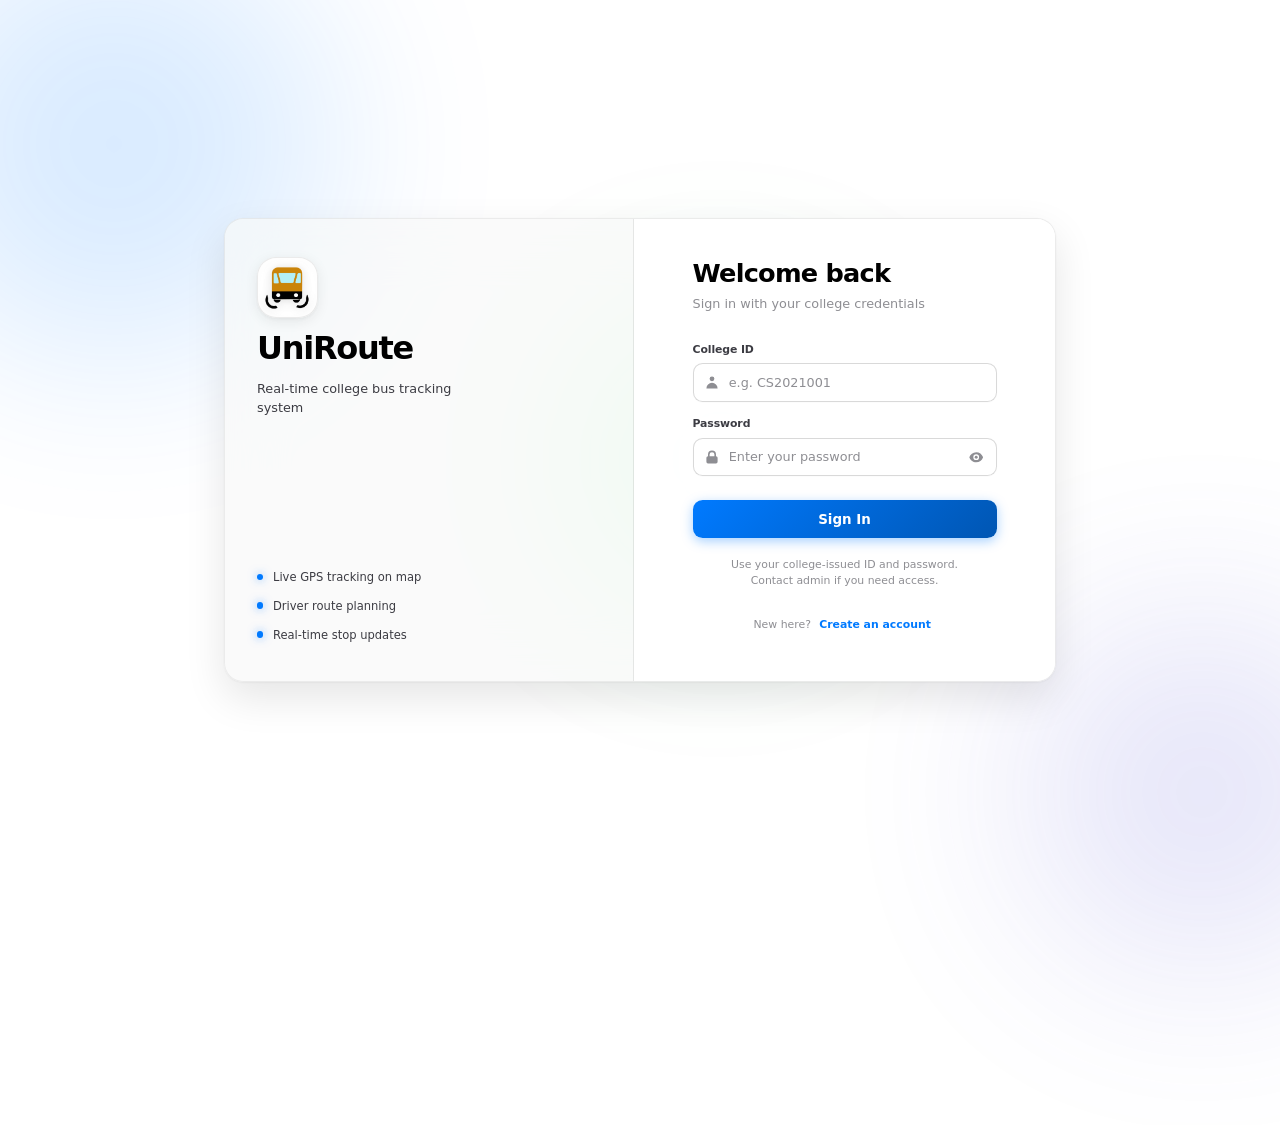
<file: frontend/login.html>
<!DOCTYPE html>
<html lang="en">
<head>
  <meta charset="UTF-8" />
  <meta name="viewport" content="width=device-width, initial-scale=1.0, viewport-fit=cover"/>
  <title>UniRoute — Login</title>
  <link rel="icon" type="image/png" href="images/favicon.png"/>
  <link rel="preconnect" href="https://fonts.googleapis.com"/>
  <link rel="stylesheet" href="https://fonts.googleapis.com/css2?family=Inter:wght@300;400;500;600;700&display=swap"/>
  <link rel="stylesheet" href="css/style.css?v=clean1"/>
</head>
<body class="login-page">

  <!-- Animated background blobs -->
  <div class="bg-blob blob-1"></div>
  <div class="bg-blob blob-2"></div>
  <div class="bg-blob blob-3"></div>

  <div class="login-wrapper">

    <!-- Left panel — branding -->
    <div class="login-left">
      <div class="brand">
        <a href="index.html" style="text-decoration: none; color: inherit;">
          <div class="brand-icon" style="margin-bottom: 16px;">
            <img src="images/logo-icon.png" alt="UniRoute Logo" class="brand-logo-img"/>
          </div>
          <h1 class="brand-name">UniRoute</h1>
        </a>
        <p class="brand-tagline">Real-time college bus tracking system</p>
      </div>

      <div class="feature-list">
        <div class="feature-item">
          <span class="feature-dot"></span>
          <span>Live GPS tracking on map</span>
        </div>
        <div class="feature-item">
          <span class="feature-dot"></span>
          <span>Driver route planning</span>
        </div>
        <div class="feature-item">
          <span class="feature-dot"></span>
          <span>Real-time stop updates</span>
        </div>
      </div>
    </div>

    <!-- Right panel — login form -->
    <div class="login-right">
      <div class="login-card">
        <div class="mobile-brand-bar">
          <a href="index.html" class="mobile-brand-link">
            <img src="images/logo-icon.png" alt="UniRoute Logo"/>
            <span>UniRoute</span>
          </a>
          <a href="index.html" class="mobile-home-link">&larr; Home</a>
        </div>
        <div class="login-card-header">
          <h2>Welcome back</h2>
          <p>Sign in with your college credentials</p>
        </div>

        <div id="error-banner" class="error-banner hidden">
          <svg viewBox="0 0 20 20" fill="currentColor"><path fill-rule="evenodd" d="M10 18a8 8 0 100-16 8 8 0 000 16zM8.707 7.293a1 1 0 00-1.414 1.414L8.586 10l-1.293 1.293a1 1 0 101.414 1.414L10 11.414l1.293 1.293a1 1 0 001.414-1.414L11.414 10l1.293-1.293a1 1 0 00-1.414-1.414L10 8.586 8.707 7.293z" clip-rule="evenodd"/></svg>
          <span id="error-text">Invalid credentials</span>
        </div>

        <form id="login-form" novalidate>
          <div class="field-group">
            <label for="college-id">College ID</label>
            <div class="input-wrap">
              <svg class="input-icon" viewBox="0 0 20 20" fill="currentColor">
                <path d="M10 9a3 3 0 100-6 3 3 0 000 6zm-7 9a7 7 0 1114 0H3z"/>
              </svg>
              <input
                id="college-id"
                type="text"
                placeholder="e.g. CS2021001"
                autocomplete="username"
                required
              />
            </div>
          </div>

          <div class="field-group">
            <label for="password">Password</label>
            <div class="input-wrap">
              <svg class="input-icon" viewBox="0 0 20 20" fill="currentColor">
                <path fill-rule="evenodd" d="M5 9V7a5 5 0 0110 0v2a2 2 0 012 2v5a2 2 0 01-2 2H5a2 2 0 01-2-2v-5a2 2 0 012-2zm8-2v2H7V7a3 3 0 016 0z" clip-rule="evenodd"/>
              </svg>
              <input
                id="password"
                type="password"
                placeholder="Enter your password"
                autocomplete="current-password"
                required
              />
              <button type="button" class="toggle-pw" id="toggle-pw" aria-label="Toggle password">
                <svg id="eye-icon" viewBox="0 0 20 20" fill="currentColor">
                  <path d="M10 12a2 2 0 100-4 2 2 0 000 4z"/>
                  <path fill-rule="evenodd" d="M.458 10C1.732 5.943 5.522 3 10 3s8.268 2.943 9.542 7c-1.274 4.057-5.064 7-9.542 7S1.732 14.057.458 10zM14 10a4 4 0 11-8 0 4 4 0 018 0z" clip-rule="evenodd"/>
                </svg>
              </button>
            </div>
          </div>

          <button type="submit" class="btn-login" id="login-btn">
            <span id="btn-text">Sign In</span>
            <span id="btn-spinner" class="spinner hidden"></span>
          </button>
        </form>

        <p class="login-footer">
          Use your college-issued ID and password.<br/>
          Contact admin if you need access.
        </p>
        <div class="login-link">
          New here? <a href="signup.html">Create an account</a>
        </div>
      </div>
    </div>

  </div>

  <script src="js/auth.js"></script>
  <script src="js/api.js"></script>
  <script>
    // Auto-forward logged-in user directly to their dashboard
    const existingToken = getToken();
    const existingRole  = getRole();
    if (existingToken && !window.location.search.includes('expired=1') && !window.location.search.includes('logout=1')) {
      if (existingRole === 'driver') {
        window.location.replace('driver/dashboard.html');
      } else if (existingRole === 'passenger') {
        window.location.replace('passenger/dashboard.html');
      }
    }

    const form      = document.getElementById('login-form');
    const btnText   = document.getElementById('btn-text');
    const btnSpinner= document.getElementById('btn-spinner');
    const errBanner = document.getElementById('error-banner');
    const errText   = document.getElementById('error-text');
    const togglePw  = document.getElementById('toggle-pw');
    const pwInput   = document.getElementById('password');

    // Show/hide password
    togglePw.addEventListener('click', () => {
      const show = pwInput.type === 'password';
      pwInput.type = show ? 'text' : 'password';
      document.getElementById('eye-icon').style.opacity = show ? '0.5' : '1';
    });

    function showError(msg) {
      errText.textContent = msg;
      errBanner.classList.remove('hidden');
    }
    function hideError() {
      errBanner.classList.add('hidden');
    }
    function setLoading(on) {
      btnText.classList.toggle('hidden', on);
      btnSpinner.classList.toggle('hidden', !on);
      document.getElementById('login-btn').disabled = on;
    }

    form.addEventListener('submit', async (e) => {
      e.preventDefault();
      hideError();

      const collegeId = document.getElementById('college-id').value.trim();
      const password  = pwInput.value;

      if (!collegeId || !password) {
        showError('Please fill in both fields.');
        return;
      }

      setLoading(true);
      try {
        const data = await apiCall('POST', '/auth/login', { college_id: collegeId, password });
        if (data.error) {
          showError(data.error);
        } else {
          localStorage.setItem('bus_token', data.token);
          localStorage.setItem('bus_role',  data.role);
          localStorage.setItem('bus_name',  data.name);
          localStorage.setItem('bus_id',    data.id);

          if (data.role === 'driver') {
            window.location.href = 'driver/dashboard.html';
          } else {
            window.location.href = 'passenger/dashboard.html';
          }
        }
      } catch (err) {
        showError('Cannot reach server. Make sure backend is running.');
      } finally {
        setLoading(false);
      }
    });
  </script>
</body>
</html>
</file>
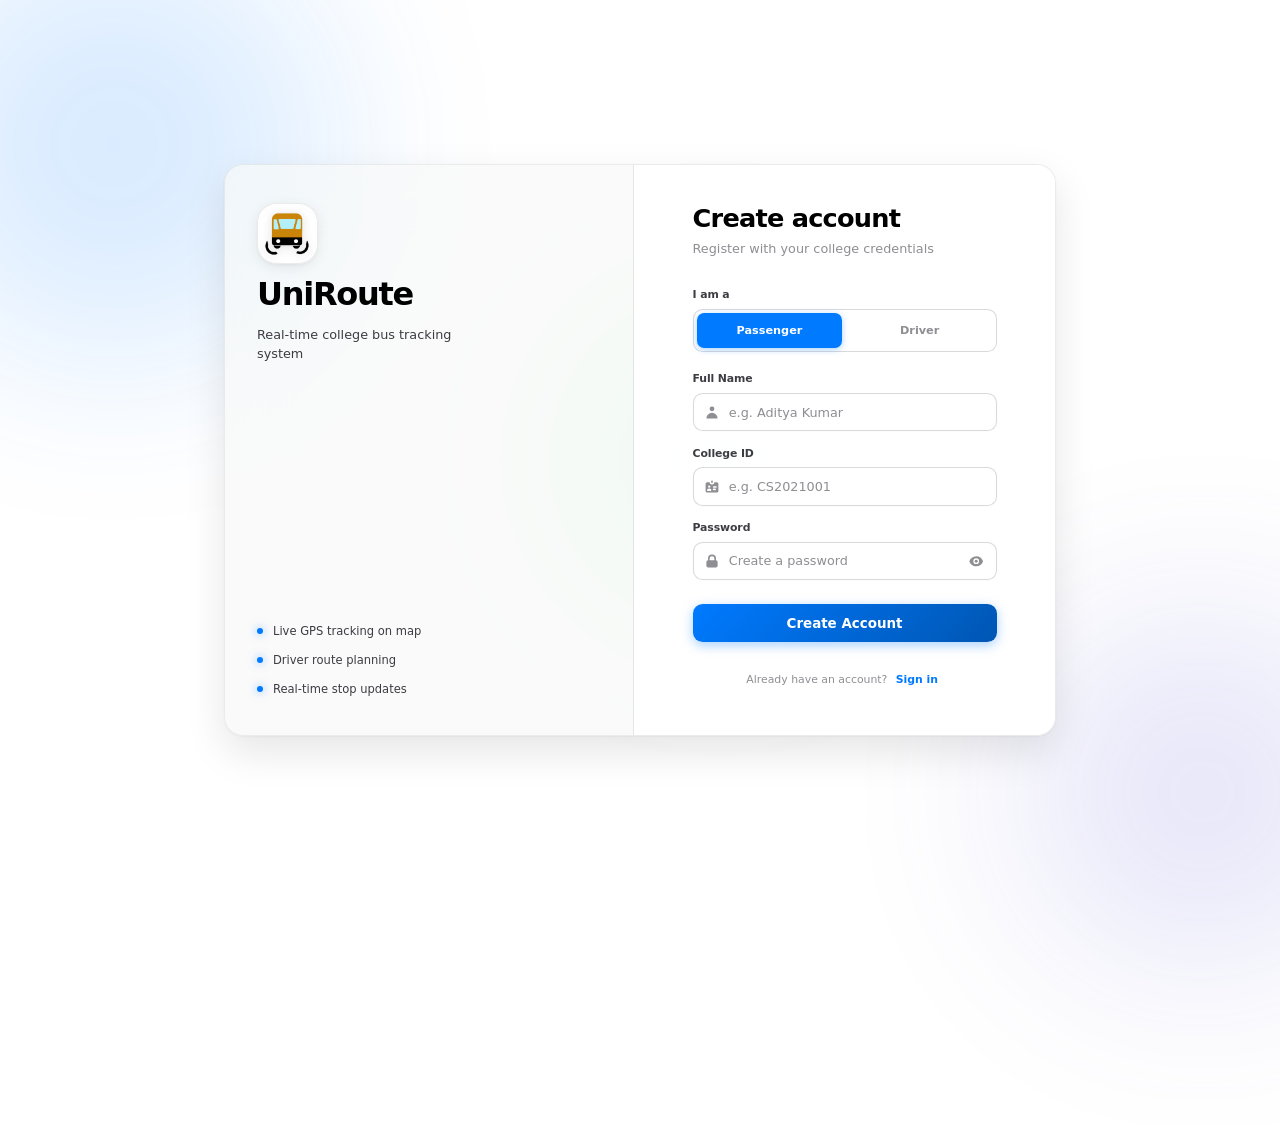
<file: frontend/signup.html>
<!DOCTYPE html>
<html lang="en">
<head>
  <meta charset="UTF-8" />
  <meta name="viewport" content="width=device-width, initial-scale=1.0, viewport-fit=cover"/>
  <title>UniRoute — Sign Up</title>
  <link rel="icon" type="image/png" href="images/favicon.png"/>
  <link rel="preconnect" href="https://fonts.googleapis.com"/>
  <link rel="stylesheet" href="https://fonts.googleapis.com/css2?family=Inter:wght@300;400;500;600;700&display=swap"/>
  <link rel="stylesheet" href="css/style.css?v=clean1"/>
</head>
<body class="login-page">

  <div class="bg-blob blob-1"></div>
  <div class="bg-blob blob-2"></div>
  <div class="bg-blob blob-3"></div>

  <div class="login-wrapper">

    <!-- Left panel — branding -->
    <div class="login-left">
      <div class="brand">
        <a href="index.html" style="text-decoration: none; color: inherit;">
          <div class="brand-icon" style="margin-bottom: 16px;">
            <img src="images/logo-icon.png" alt="UniRoute Logo" class="brand-logo-img"/>
          </div>
          <h1 class="brand-name">UniRoute</h1>
        </a>
        <p class="brand-tagline">Real-time college bus tracking system</p>
      </div>

      <div class="feature-list">
        <div class="feature-item">
          <span class="feature-dot"></span>
          <span>Live GPS tracking on map</span>
        </div>
        <div class="feature-item">
          <span class="feature-dot"></span>
          <span>Driver route planning</span>
        </div>
        <div class="feature-item">
          <span class="feature-dot"></span>
          <span>Real-time stop updates</span>
        </div>
      </div>
    </div>

    <!-- Right panel — signup form -->
    <div class="login-right">
      <div class="login-card">
        <div class="mobile-brand-bar">
          <a href="index.html" class="mobile-brand-link">
            <img src="images/logo-icon.png" alt="UniRoute Logo"/>
            <span>UniRoute</span>
          </a>
          <a href="index.html" class="mobile-home-link">&larr; Home</a>
        </div>
        <div class="login-card-header">
          <h2>Create account</h2>
          <p>Register with your college credentials</p>
        </div>

        <div id="error-banner" class="error-banner hidden">
          <svg viewBox="0 0 20 20" fill="currentColor"><path fill-rule="evenodd" d="M10 18a8 8 0 100-16 8 8 0 000 16zM8.707 7.293a1 1 0 00-1.414 1.414L8.586 10l-1.293 1.293a1 1 0 101.414 1.414L10 11.414l1.293 1.293a1 1 0 001.414-1.414L11.414 10l1.293-1.293a1 1 0 00-1.414-1.414L10 8.586 8.707 7.293z" clip-rule="evenodd"/></svg>
          <span id="error-text">Error</span>
        </div>

        <form id="signup-form" novalidate>

          <!-- Role selector -->
          <div class="field-group">
            <label>I am a</label>
            <div class="role-toggle">
              <button type="button" class="role-btn active" id="role-passenger" data-role="passenger">Passenger</button>
              <button type="button" class="role-btn"        id="role-driver"    data-role="driver">Driver</button>
            </div>
            <input type="hidden" id="selected-role" value="passenger"/>
          </div>

          <!-- Full name -->
          <div class="field-group">
            <label for="full-name">Full Name</label>
            <div class="input-wrap">
              <svg class="input-icon" viewBox="0 0 20 20" fill="currentColor">
                <path d="M10 9a3 3 0 100-6 3 3 0 000 6zm-7 9a7 7 0 1114 0H3z"/>
              </svg>
              <input id="full-name" type="text" placeholder="e.g. Aditya Kumar" autocomplete="name" required/>
            </div>
          </div>

          <!-- College ID -->
          <div class="field-group">
            <label for="college-id">College ID</label>
            <div class="input-wrap">
              <svg class="input-icon" viewBox="0 0 20 20" fill="currentColor">
                <path fill-rule="evenodd" d="M10 2a1 1 0 00-1 1v1a1 1 0 002 0V3a1 1 0 00-1-1zM4 4h3a3 3 0 006 0h3a2 2 0 012 2v9a2 2 0 01-2 2H4a2 2 0 01-2-2V6a2 2 0 012-2zm2.5 7a1.5 1.5 0 100-3 1.5 1.5 0 000 3zm2.45 4a2.5 2.5 0 10-4.9 0h4.9zM12 9a1 1 0 100 2h3a1 1 0 100-2h-3zm-1 4a1 1 0 011-1h2a1 1 0 110 2h-2a1 1 0 01-1-1z" clip-rule="evenodd"/>
              </svg>
              <input id="college-id" type="text" placeholder="e.g. CS2021001" autocomplete="username" required/>
            </div>
          </div>

          <!-- Password -->
          <div class="field-group">
            <label for="password">Password</label>
            <div class="input-wrap">
              <svg class="input-icon" viewBox="0 0 20 20" fill="currentColor">
                <path fill-rule="evenodd" d="M5 9V7a5 5 0 0110 0v2a2 2 0 012 2v5a2 2 0 01-2 2H5a2 2 0 01-2-2v-5a2 2 0 012-2zm8-2v2H7V7a3 3 0 016 0z" clip-rule="evenodd"/>
              </svg>
              <input id="password" type="password" placeholder="Create a password" autocomplete="new-password" required/>
              <button type="button" class="toggle-pw" id="toggle-pw" aria-label="Toggle password">
                <svg id="eye-icon" viewBox="0 0 20 20" fill="currentColor">
                  <path d="M10 12a2 2 0 100-4 2 2 0 000 4z"/>
                  <path fill-rule="evenodd" d="M.458 10C1.732 5.943 5.522 3 10 3s8.268 2.943 9.542 7c-1.274 4.057-5.064 7-9.542 7S1.732 14.057.458 10zM14 10a4 4 0 11-8 0 4 4 0 018 0z" clip-rule="evenodd"/>
                </svg>
              </button>
            </div>
          </div>

          <button type="submit" class="btn-login" id="signup-btn">
            <span id="btn-text">Create Account</span>
            <span id="btn-spinner" class="spinner hidden"></span>
          </button>
        </form>

        <div class="login-link">
          Already have an account? <a href="login.html">Sign in</a>
        </div>
      </div>
    </div>

  </div>

  <script src="js/api.js"></script>
  <script>
    const form       = document.getElementById('signup-form');
    const btnText    = document.getElementById('btn-text');
    const btnSpinner = document.getElementById('btn-spinner');
    const errBanner  = document.getElementById('error-banner');
    const errText    = document.getElementById('error-text');
    const togglePw   = document.getElementById('toggle-pw');
    const pwInput    = document.getElementById('password');
    const roleInput  = document.getElementById('selected-role');

    // Role toggle
    document.querySelectorAll('.role-btn').forEach(btn => {
      btn.addEventListener('click', () => {
        document.querySelectorAll('.role-btn').forEach(b => b.classList.remove('active'));
        btn.classList.add('active');
        roleInput.value = btn.dataset.role;
      });
    });

    // Show/hide password
    togglePw.addEventListener('click', () => {
      const show = pwInput.type === 'password';
      pwInput.type = show ? 'text' : 'password';
      document.getElementById('eye-icon').style.opacity = show ? '0.5' : '1';
    });

    function showError(msg) { errText.textContent = msg; errBanner.classList.remove('hidden'); }
    function hideError()    { errBanner.classList.add('hidden'); }
    function setLoading(on) {
      btnText.classList.toggle('hidden', on);
      btnSpinner.classList.toggle('hidden', !on);
      document.getElementById('signup-btn').disabled = on;
    }

    form.addEventListener('submit', async (e) => {
      e.preventDefault();
      hideError();

      const name      = document.getElementById('full-name').value.trim();
      const collegeId = document.getElementById('college-id').value.trim();
      const password  = pwInput.value;
      const role      = roleInput.value;

      if (!name || !collegeId || !password) {
        showError('Please fill in all fields.');
        return;
      }
      if (password.length < 4) {
        showError('Password must be at least 4 characters.');
        return;
      }

      setLoading(true);
      try {
        const data = await apiCall('POST', '/auth/register', { college_id: collegeId, password, name, role });
        if (data.error) {
          showError(data.error);
        } else {
          localStorage.setItem('bus_token', data.token);
          localStorage.setItem('bus_role',  data.role);
          localStorage.setItem('bus_name',  data.name);
          localStorage.setItem('bus_id',    data.id);

          window.location.href = data.role === 'driver'
            ? 'driver/dashboard.html'
            : 'passenger/dashboard.html';
        }
      } catch {
        showError('Cannot reach server. Make sure backend is running.');
      } finally {
        setLoading(false);
      }
    });
  </script>
</body>
</html>
</file>
<file: frontend/css/style.css>
/* ── Reset & base ─────────────────────────────────── */
*, *::before, *::after { margin: 0; padding: 0; box-sizing: border-box; }

:root {
  /* Apple Design Shared Variables */

  /* Layout & Spacing Defaults */
  --space-xs: 4px;
  --space-sm: 8px;
  --space-md: 12px;
  --space-lg: 16px;
  --space-xl: 24px;
  --space-2xl: 32px;

  /* Classic Apple Radii (Continuous curves simulated) */
  --radius-sm: 8px;
  --radius-md: 12px;
  --radius-lg: 18px;
  --radius-xl: 24px;
  --radius-full: 9999px;

  /* Typography Defaults */
  font-synthesis: none;
  -webkit-font-smoothing: antialiased;
  -moz-osx-font-smoothing: grayscale;
}

/* Light Mode (Default) iOS / macOS Vibe */
:root {
  --bg: #F2F2F7;
  --bg-elevated: #FFFFFF;
  --surface: rgba(255, 255, 255, 0.72);
  --surface-solid: #FFFFFF;
  --surface2: rgba(255, 255, 255, 0.9);
  --surface2-solid: #FFFFFF;

  --border: rgba(0, 0, 0, 0.08);
  --border-strong: rgba(0, 0, 0, 0.15);

  --primary: #007AFF; /* Apple Blue */
  --primary-pressed: #0056b3;
  --accent: #E5F1FF;

  --text: #000000;
  --text-secondary: #3C3C43;
  --text-muted: #8E8E93;
  --text-subtle: #C7C7CC;

  --danger: #FF3B30;
  --danger-muted: #FFB3B0;
  --success: #34C759;
  --success-muted: #A3EDB5;

  /* Soft, deep shadows */
  --shadow-sm: 0 1px 3px rgba(0,0,0,0.05);
  --shadow-md: 0 4px 16px rgba(0,0,0,0.08), 0 2px 4px rgba(0,0,0,0.04);
  --shadow-lg: 0 12px 32px rgba(0,0,0,0.12), 0 4px 8px rgba(0,0,0,0.06);
  --shadow-xl: 0 24px 64px rgba(0,0,0,0.16), 0 8px 16px rgba(0,0,0,0.08);
}

/* Dark Mode override */
@media (prefers-color-scheme: dark) {
  :root {
    --bg: #000000;
    --bg-elevated: #1C1C1E;

    --surface: rgba(28, 28, 30, 0.75);
    --surface-solid: #1C1C1E;
    --surface2: rgba(44, 44, 46, 0.85);
    --surface2-solid: #2C2C2E;

    --border: rgba(255, 255, 255, 0.1);
    --border-strong: rgba(255, 255, 255, 0.18);

    --primary-pressed: #0056b3;
    --accent: #003673;

    --text: #FFFFFF;
    --text-secondary: #EBEBF5;
    --text-muted: #8E8E93;
    --text-subtle: #48484A;

    --danger-muted: #5e0802;
    --success-muted: #0b4a1c;

    --shadow-sm: 0 1px 3px rgba(0,0,0,0.2);
    --shadow-md: 0 4px 16px rgba(0,0,0,0.3);
    --shadow-lg: 0 12px 32px rgba(0,0,0,0.4);
    --shadow-xl: 0 24px 64px rgba(0,0,0,0.5);
  }
}

html {
  zoom: 0.8;
  height: 100%;
}

@media (max-width: 1024px), (hover: none) and (pointer: coarse) {
  html {
    zoom: 1;
  }
}

body {
  font-family: -apple-system, BlinkMacSystemFont, "SF Pro Display", "SF Pro Text", "Helvetica Neue", system-ui, sans-serif;
  background: var(--bg);
  color: var(--text);
  height: 100%;
  min-height: 100%;
  line-height: 1.4;
  font-optical-sizing: auto;
}

/* ── Sleek Minimalist Scrollbars ──────────────────── */
::-webkit-scrollbar {
  width: 6px;
  height: 6px;
}
::-webkit-scrollbar-track {
  background: transparent;
}
::-webkit-scrollbar-thumb {
  background: rgba(150, 150, 150, 0.25);
  border-radius: var(--radius-full);
  transition: background 0.2s ease;
}
::-webkit-scrollbar-thumb:hover {
  background: rgba(150, 150, 150, 0.45);
}
* {
  scrollbar-width: thin;
  scrollbar-color: rgba(150, 150, 150, 0.25) transparent;
}

/* ── Utility ──────────────────────────────────────── */
.hidden { display: none !important; }

/* ── Typography Scale ─────────────────────────────── */
/* iOS-style typography scaling */
h1, h2, h3, .brand-name {
  letter-spacing: -0.04em;
  font-weight: 700;
}
p, span, div {
  letter-spacing: 0em;
}

/* ── Login page layout ────────────────────────────── */
.login-page {
  display: flex;
  align-items: center;
  justify-content: center;
  min-height: 100%;
  min-height: 100dvh;
  overflow: auto;
  position: relative;
  background: var(--bg-elevated);
  padding: max(16px, env(safe-area-inset-top)) 16px max(16px, env(safe-area-inset-bottom));
}

.mobile-brand-bar {
  display: none;
}

/* Animated gradient blobs for background */
.bg-blob {
  position: fixed;
  border-radius: 50%;
  filter: blur(120px);
  opacity: 0.15;
  pointer-events: none;
  will-change: transform;
  animation: drift 20s ease-in-out infinite alternate;
}
.blob-1 { width: 60vh; height: 60vh; background: #007AFF; top: -10vh; left: -10vw; animation-delay: 0s; }
.blob-2 { width: 50vh; height: 50vh; background: #5856D6; bottom: -10vh; right: -10vw; animation-delay: -7s; }
.blob-3 { width: 40vh; height: 40vh; background: #34C759; top: 35%; left: 45%; animation-delay: -14s; }

@media (prefers-color-scheme: dark) {
  .bg-blob { opacity: 0.25; }
}
@media (prefers-reduced-motion: reduce) {
  .bg-blob { animation: none; }
}

/* ── Login wrapper (two columns) ──────────────────── */
.login-wrapper {
  display: flex;
  width: min(1040px, 94vw);
  min-height: 580px;
  margin: auto;
  border-radius: var(--radius-xl);
  overflow: hidden;
  backdrop-filter: blur(35px) saturate(210%);
  background: var(--surface);
  box-shadow: 0 20px 50px rgba(0, 0, 0, 0.1), 0 1px 3px rgba(0,0,0,0.06);
  border: 1px solid var(--border);
  position: relative;
  z-index: 1;
}

@media (prefers-color-scheme: dark) {
  .login-wrapper {
    box-shadow: 0 20px 60px rgba(0, 0, 0, 0.5), 0 0 0 1px rgba(255, 255, 255, 0.08);
  }
}

/* ── Left branding panel ──────────────────────────── */
.login-left {
  flex: 1;
  background: rgba(0,0,0,0.02);
  display: flex;
  flex-direction: column;
  justify-content: space-between;
  border-right: 1px solid var(--border);
  padding: 48px 40px;
}
@media (prefers-color-scheme: dark) {
  .login-left { background: rgba(255,255,255,0.02); }
}

.brand { display: flex; flex-direction: column; gap: 16px; }

.brand-icon {
  width: 76px;
  height: 76px;
  background: var(--surface2);
  border: 1px solid var(--border);
  border-radius: var(--radius-xl);
  display: flex;
  align-items: center;
  justify-content: center;
  box-shadow: var(--shadow-md);
  padding: 8px;
  backdrop-filter: blur(20px);
  transition: transform 0.25s cubic-bezier(0.34, 1.56, 0.64, 1);
}
.brand-icon:hover {
  transform: scale(1.05);
}
.brand-icon img,
.brand-logo-img {
  width: 100%;
  height: 100%;
  object-fit: contain;
  filter: drop-shadow(0 2px 6px rgba(0,0,0,0.12));
}
.brand-icon svg { width: 40px; height: 40px; color: white; }

.brand-name {
  font-size: 2.5rem;
  font-weight: 800;
  letter-spacing: -0.04em;
  line-height: 1.1;
  color: var(--text);
}

.brand-tagline {
  color: var(--text-secondary);
  font-size: 1rem;
  line-height: 1.5;
  font-weight: 500;
  max-width: 280px;
}

.feature-list { display: flex; flex-direction: column; gap: 16px; margin-top: 8px; }

.feature-item {
  display: flex;
  align-items: center;
  gap: 12px;
  color: var(--text-secondary);
  font-size: 0.9rem;
  font-weight: 500;
}

.feature-dot {
  width: 8px;
  height: 8px;
  border-radius: 50%;
  background: var(--primary);
  flex-shrink: 0;
  box-shadow: 0 0 12px rgba(0,122,255,0.6);
}

/* ── Right form panel ─────────────────────────────── */
.login-right {
  flex: 1;
  background: var(--surface2);
  display: flex;
  align-items: center;
  justify-content: center;
  padding: 48px;
}

.login-card { width: 100%; max-width: 380px; }

.login-card-header { margin-bottom: 36px; }
.login-card-header h2 {
  font-size: 2rem;
  font-weight: 700;
  letter-spacing: -0.03em;
  line-height: 1.2;
  color: var(--text);
  margin-bottom: 8px;
}
.login-card-header p {
  color: var(--text-muted);
  font-size: 1rem;
  font-weight: 500;
}

/* ── Error banner ─────────────────────────────────── */
.error-banner {
  display: flex;
  align-items: center;
  gap: 10px;
  background: var(--danger-muted);
  border-radius: var(--radius-md);
  padding: 12px 14px;
  margin-bottom: 24px;
  color: var(--danger);
  font-size: 0.9rem;
  font-weight: 500;
  animation: fade-up 0.3s cubic-bezier(0.2, 0, 0, 1);
}
@media (prefers-color-scheme: dark) {
  .error-banner {
    color: #FF6666;
  }
}
.error-banner svg { width: 18px; height: 18px; flex-shrink: 0; }

/* ── Form fields ──────────────────────────────────── */
#login-form,
#signup-form { display: flex; flex-direction: column; gap: 18px; }

.field-group { display: flex; flex-direction: column; gap: 8px; }

.field-group label {
  font-size: 0.85rem;
  font-weight: 600;
  color: var(--text-secondary);
  letter-spacing: -0.01em;
}

.input-wrap {
  position: relative;
  display: flex;
  align-items: center;
}

.input-icon {
  position: absolute;
  left: 14px;
  width: 20px;
  height: 20px;
  color: var(--text-muted);
  pointer-events: none;
  transition: color 0.2s ease;
}

.input-wrap input {
  width: 100%;
  min-height: 48px;
  background: var(--bg-elevated);
  border: 1px solid var(--border-strong);
  border-radius: var(--radius-md);
  padding: 12px 14px 12px 44px;
  color: var(--text);
  font-size: 16px;
  font-family: inherit;
  outline: none;
  transition: all 0.2s cubic-bezier(0.2, 0, 0, 1);
  box-shadow: 0 1px 2px rgba(0,0,0,0.02);
}
.input-wrap:has(.toggle-pw) input {
  padding-right: 52px;
}
.input-wrap input::placeholder { color: var(--text-muted); font-weight: 400; }
.input-wrap input:hover {
  border-color: var(--border-hover, #a1a1aa);
}
.input-wrap input:focus {
  border-color: var(--primary);
  background: var(--surface-solid);
  box-shadow: 0 0 0 3px rgba(0, 122, 255, 0.28), 0 2px 8px rgba(0, 122, 255, 0.12);
}
.input-wrap:focus-within .input-icon {
  color: var(--primary);
}

.toggle-pw {
  position: absolute;
  right: 4px;
  width: 44px;
  height: 44px;
  background: none;
  border: none;
  cursor: pointer;
  color: var(--text-muted);
  display: flex;
  align-items: center;
  justify-content: center;
  padding: 6px;
  border-radius: var(--radius-sm);
  transition: all 0.15s ease;
}
.toggle-pw:hover { color: var(--text); background: rgba(0,0,0,0.05); }
@media (prefers-color-scheme: dark) {
  .toggle-pw:hover { background: rgba(255,255,255,0.1); }
}
.toggle-pw:active { transform: scale(0.92); }
.toggle-pw svg { width: 18px; height: 18px; }

/* ── Role toggle (Segmented pill control) ─────────── */
.role-toggle {
  display: flex;
  gap: 6px;
  margin-bottom: 6px;
  background: var(--bg-elevated);
  padding: 4px;
  border-radius: var(--radius-md);
  border: 1px solid var(--border-strong);
}
.role-btn {
  flex: 1;
  min-height: 44px;
  padding: 10px 14px;
  border-radius: calc(var(--radius-md) - 3px);
  border: none;
  background: transparent;
  color: var(--text-muted);
  font-size: 0.88rem;
  font-weight: 600;
  cursor: pointer;
  transition: all 0.2s cubic-bezier(0.25, 1, 0.5, 1);
  font-family: inherit;
}
.role-btn:hover:not(.active) {
  color: var(--text);
  background: rgba(0, 0, 0, 0.03);
}
@media (prefers-color-scheme: dark) {
  .role-btn:hover:not(.active) { background: rgba(255, 255, 255, 0.05); }
}
.role-btn.active {
  background: var(--primary);
  color: #fff;
  box-shadow: 0 2px 8px rgba(0, 122, 255, 0.35);
}

/* ── Login/Signup button ──────────────────────────── */
.btn-login {
  margin-top: 12px;
  width: 100%;
  min-height: 48px;
  padding: 14px 16px;
  background: linear-gradient(135deg, #007aff, #0056b3);
  color: #fff;
  border: none;
  border-radius: var(--radius-md);
  font-size: 1.05rem;
  font-weight: 600;
  font-family: inherit;
  cursor: pointer;
  display: flex;
  align-items: center;
  justify-content: center;
  gap: 8px;
  transition: transform 0.2s cubic-bezier(0.2, 1, 0.4, 1), background 0.2s ease, box-shadow 0.2s ease;
  box-shadow: 0 4px 14px rgba(0, 122, 255, 0.35);
}
.btn-login:hover:not(:disabled) {
  background: linear-gradient(135deg, #0084ff, #0062cc);
  transform: translateY(-1px);
  box-shadow: 0 6px 20px rgba(0, 122, 255, 0.45);
}
.btn-login:active:not(:disabled) {
  transform: translateY(1px) scale(0.98);
  box-shadow: 0 2px 6px rgba(0, 122, 255, 0.25);
}
.btn-login:disabled {
  opacity: 0.6;
  cursor: not-allowed;
  background: var(--text-muted);
  box-shadow: none;
}

/* ── Micro-Spinner ────────────────────────────────── */
.spinner {
  width: 18px;
  height: 18px;
  border: 2px solid rgba(255, 255, 255, 0.25);
  border-top-color: #fff;
  border-right-color: #fff;
  border-radius: 50%;
  animation: spin 0.65s linear infinite;
}
@keyframes spin { to { transform: rotate(360deg); } }

/* ── Footer note / link ───────────────────────────── */
.login-footer, .login-link {
  margin-top: 24px;
  text-align: center;
  font-size: 0.85rem;
  color: var(--text-muted);
  font-weight: 500;
}
.login-footer a, .login-link a {
  color: var(--primary);
  text-decoration: none;
  font-weight: 600;
  display: inline-flex;
  align-items: center;
  min-height: 44px;
  padding: 4px 6px;
}
.login-footer a:hover, .login-link a:hover {
  text-decoration: underline;
}

/* ── Responsive ───────────────────────────────────── */
@media (max-width: 768px) {
  .login-left { display: none; }
  .login-right { padding: 28px 20px; }
  .login-wrapper { width: 100%; max-width: 440px; min-height: unset; border-radius: var(--radius-lg); }
  .login-card-header { margin-bottom: 24px; }
  .login-card-header h2 { font-size: 1.7rem; }

  .mobile-brand-bar {
    display: flex;
    align-items: center;
    justify-content: space-between;
    gap: 12px;
    margin-bottom: 20px;
    padding-bottom: 14px;
    border-bottom: 1px solid var(--border);
  }
  .mobile-brand-link {
    display: inline-flex;
    align-items: center;
    gap: 10px;
    min-height: 44px;
    text-decoration: none;
    color: var(--text);
    font-weight: 800;
    font-size: 1.15rem;
    letter-spacing: -0.02em;
  }
  .mobile-brand-link img {
    width: 32px;
    height: 32px;
    object-fit: contain;
    border-radius: var(--radius-sm);
  }
  .mobile-home-link {
    display: inline-flex;
    align-items: center;
    min-height: 44px;
    padding: 0 10px;
    border-radius: var(--radius-sm);
    text-decoration: none;
    color: var(--primary);
    font-size: 0.9rem;
    font-weight: 600;
  }
}

@media (max-width: 360px) {
  .login-right { padding: 22px 16px; }
}


/* ═══════════════════════════════════════════════════
   DASHBOARD SHARED STYLES (iOS / macOS Feel)
   ═══════════════════════════════════════════════════ */

.dashboard-page {
  display: flex;
  height: 100%;
  height: 100vh;
  height: 100dvh;
  overflow: hidden;
  background: var(--bg);
}

.mobile-topbar,
.mobile-tabs {
  display: none;
}

/* Sidebar — macOS-like frosted glass sidebar */
.sidebar {
  width: 320px;
  background: var(--surface);
  backdrop-filter: blur(40px) saturate(200%);
  border-right: 1px solid var(--border);
  display: flex;
  flex-direction: column;
  flex-shrink: 0;
  z-index: 100;
}

.sidebar-header {
  padding: 24px 24px 16px;
  display: flex;
  align-items: center;
  justify-content: space-between;
}

.sidebar-brand {
  display: flex;
  align-items: center;
  gap: 12px;
  font-weight: 800;
  font-size: 1.25rem;
  letter-spacing: -0.03em;
  color: var(--text);
}

.sidebar-brand img,
.sidebar-logo-img {
  width: 36px;
  height: 36px;
  object-fit: contain;
  border-radius: var(--radius-sm);
  filter: drop-shadow(0 2px 4px rgba(0,0,0,0.1));
}

.sidebar-brand svg { width: 34px; height: 34px; }

.sidebar-body {
  flex: 1;
  overflow-y: auto;
  padding: 0 24px 24px;
}

.sidebar-body::-webkit-scrollbar { width: 6px; }
.sidebar-body::-webkit-scrollbar-track { background: transparent; }
.sidebar-body::-webkit-scrollbar-thumb {
  background: rgba(0,0,0,0.15);
  border-radius: var(--radius-full);
}
@media (prefers-color-scheme: dark) {
  .sidebar-body::-webkit-scrollbar-thumb { background: rgba(255,255,255,0.2); }
}

.sidebar-footer {
  padding: 16px 24px 24px;
  background: var(--surface);
  position: relative;
}
/* Subte top border gradient for footer depth */
.sidebar-footer::before {
  content: '';
  position: absolute;
  top: 0; left: 0; right: 0;
  height: 1px;
  background: linear-gradient(90deg, transparent, var(--border), transparent);
}

/* Map container */
.map-container {
  flex: 1;
  position: relative;
  background: var(--bg-elevated);
}

#map { width: 100%; height: 100%; }

/* Section label */
.section-label {
  font-size: 0.8rem;
  font-weight: 700;
  letter-spacing: 0.04em;
  text-transform: uppercase;
  color: var(--text-muted);
  margin: 28px 4px 12px;
}
.section-label:first-child { margin-top: 8px; }

/* Cards — Apple style List / Collection Items */
.card {
  background: var(--surface2);
  border: 1px solid var(--border-strong);
  border-radius: var(--radius-md);
  padding: 16px 20px;
  margin-bottom: 12px;
  cursor: pointer;
  transition: transform 0.3s cubic-bezier(0.2, 0, 0, 1),
              background 0.2s ease,
              box-shadow 0.3s ease;
  box-shadow: var(--shadow-sm);
  position: relative;
}
.card:active {
  transform: scale(0.97);
  background: var(--border); /* Dim on press */
  transition: transform 0.1s cubic-bezier(0, 0, 0.2, 1);
}
.card.active {
  background: var(--accent);
  border-color: var(--primary);
  box-shadow: 0 0 0 2px var(--primary);
}

.card-title {
  font-weight: 600;
  font-size: 1rem;
  color: var(--text);
  letter-spacing: -0.01em;
  line-height: 1.3;
}
.card-sub {
  font-size: 0.85rem;
  color: var(--text-muted);
  margin-top: 6px;
  line-height: 1.4;
  font-weight: 500;
}

/* Badges */
.badge {
  display: inline-flex;
  align-items: center;
  gap: 6px;
  padding: 4px 10px;
  border-radius: var(--radius-full);
  font-size: 0.75rem;
  font-weight: 700;
  letter-spacing: 0.02em;
}
.badge-live {
  background: var(--success-muted);
  color: var(--success);
}
@media (prefers-color-scheme: dark) {
  .badge-live { background: #0f3f20; color: #4ade80; border: 1px solid #166534; }
}
.badge-driver {
  background: var(--primary);
  color: #fff;
}
.badge-dot {
  width: 7px;
  height: 7px;
  border-radius: 50%;
  background: currentColor;
  position: relative;
}
.badge-dot::after {
  content: "";
  position: absolute;
  inset: -3px;
  border-radius: 50%;
  background: currentColor;
  opacity: 0.4;
  animation: pulse-ring 1.8s cubic-bezier(0.2, 0.8, 0.4, 1) infinite;
}
@keyframes pulse-ring {
  0% { transform: scale(0.8); opacity: 0.6; }
  100% { transform: scale(2.2); opacity: 0; }
}

/* Buttons — Uiverse-inspired micro-interactions */
.btn {
  width: 100%;
  min-height: 48px;
  padding: 12px 16px;
  border-radius: var(--radius-md);
  font-size: 0.95rem;
  font-weight: 600;
  font-family: inherit;
  border: none;
  cursor: pointer;
  display: flex;
  align-items: center;
  justify-content: center;
  gap: 8px;
  position: relative;
  overflow: hidden;
  transition: transform 0.2s cubic-bezier(0.2, 1, 0.4, 1),
              background 0.2s ease,
              box-shadow 0.2s ease;
}
.btn svg { width: 18px; height: 18px; transition: transform 0.2s ease; }
.btn:hover:not(:disabled) svg { transform: scale(1.08); }
.btn:active:not(:disabled) {
  transform: translateY(1px) scale(0.98);
  transition: transform 0.08s ease;
}

.btn-primary {
  background: linear-gradient(135deg, #007aff, #0056b3);
  color: #fff;
  box-shadow: 0 4px 14px rgba(0, 122, 255, 0.3);
}
.btn-primary:hover:not(:disabled) {
  background: linear-gradient(135deg, #0084ff, #0062cc);
  box-shadow: 0 6px 18px rgba(0, 122, 255, 0.42);
}

.btn-danger {
  background: linear-gradient(135deg, #ff3b30, #d70015);
  color: #fff;
  box-shadow: 0 4px 14px rgba(255, 59, 48, 0.3);
}
.btn-danger:hover:not(:disabled) {
  background: linear-gradient(135deg, #ff453a, #e00018);
  box-shadow: 0 6px 18px rgba(255, 59, 48, 0.45);
}

.btn-ghost {
  background: var(--bg-elevated);
  color: var(--text);
  border: 1px solid var(--border-strong);
  box-shadow: var(--shadow-sm);
}
.btn-ghost:hover:not(:disabled) {
  background: var(--surface2);
  border-color: var(--border-hover, #a1a1aa);
}

/* Form inputs */
.form-group { margin-bottom: 20px; }
.form-group label {
  display: block;
  font-size: 0.85rem;
  font-weight: 600;
  color: var(--text-secondary);
  margin-bottom: 8px;
}
.form-group input, .form-group select {
  width: 100%;
  min-height: 48px;
  background: var(--bg-elevated);
  border: 1px solid var(--border-strong);
  border-radius: var(--radius-md);
  padding: 12px 14px;
  color: var(--text);
  font-size: 16px;
  font-family: inherit;
  outline: none;
  transition: all 0.2s ease;
  box-shadow: 0 1px 2px rgba(0,0,0,0.02);
}
.form-group input::placeholder { color: var(--text-subtle); }
.form-group input:focus, .form-group select:focus {
  border-color: var(--primary);
  box-shadow: 0 0 0 3px rgba(0,122,255,0.2);
}

/* User info strip */
.user-info {
  display: flex;
  align-items: center;
  gap: 12px;
  background: var(--bg-elevated);
  border: 1px solid var(--border);
  padding: 12px;
  border-radius: var(--radius-lg);
  box-shadow: var(--shadow-sm);
}
.user-avatar {
  width: 44px;
  height: 44px;
  border-radius: 50%;
  background: var(--primary);
  display: flex;
  align-items: center;
  justify-content: center;
  font-size: 1.1rem;
  font-weight: 700;
  color: #fff;
  flex-shrink: 0;
  box-shadow: inset 0 -2px 0 rgba(0,0,0,0.1);
}
.user-name {
  font-size: 1rem;
  font-weight: 600;
  color: var(--text);
  letter-spacing: -0.01em;
  line-height: 1.3;
}
.user-role {
  font-size: 0.85rem;
  color: var(--text-muted);
  line-height: 1.3;
  margin-top: 2px;
}

/* Logout button */
.btn-logout {
  background: var(--border);
  border: none;
  color: var(--text-secondary);
  cursor: pointer;
  min-width: 44px;
  min-height: 44px;
  padding: 10px;
  border-radius: 50%;
  transition: all 0.2s ease;
  display: flex;
  align-items: center;
  justify-content: center;
  margin-left: auto;
  flex-shrink: 0;
}
.btn-logout:hover {
  background: var(--danger-muted);
  color: var(--danger);
}
.btn-logout:active { transform: scale(0.92); }
.btn-logout svg { width: 20px; height: 20px; }

/* Map overlay panel — iOS Maps style floating island */
.map-overlay {
  position: absolute;
  top: 24px;
  left: 50%;
  transform: translateX(-50%);
  background: var(--surface);
  backdrop-filter: blur(40px) saturate(250%);
  border: 1px solid var(--border);
  border-radius: var(--radius-full);
  padding: 14px 28px;
  display: flex;
  align-items: center;
  gap: 24px;
  z-index: 999;
  box-shadow: var(--shadow-md);
  white-space: nowrap;
}
.map-overlay-label {
  font-size: 0.8rem;
  font-weight: 500;
  color: var(--text-muted);
}
.map-overlay-value {
  font-size: 1.1rem;
  font-weight: 700;
  color: var(--text);
  margin-top: 2px;
  font-variant-numeric: tabular-nums;
  letter-spacing: -0.02em;
}
.map-overlay > div { display: flex; flex-direction: column; }
.map-overlay > div:nth-child(2),
.map-overlay-divider {
  width: 1px;
  height: 30px;
  background: var(--border-strong);
  flex-shrink: 0;
}

/* Stop list item */
.stop-item {
  display: flex;
  align-items: center;
  gap: 16px;
  padding: 14px 10px;
  border-bottom: 1px solid var(--border);
  transition: background 0.15s ease;
}
.stop-item:last-child { border-bottom: none; }
.stop-num {
  width: 32px;
  height: 32px;
  border-radius: 50%;
  background: var(--text);
  color: var(--bg-elevated);
  font-size: 0.9rem;
  font-weight: 700;
  display: flex;
  align-items: center;
  justify-content: center;
  flex-shrink: 0;
}
.stop-name {
  font-size: 1.05rem;
  font-weight: 600;
  color: var(--text);
  letter-spacing: -0.01em;
  margin-bottom: 4px;
}
.stop-coords {
  font-size: 0.85rem;
  color: var(--text-muted);
  font-variant-numeric: tabular-nums;
}

/* Click-to-add stop hint */
.map-hint {
  position: absolute;
  bottom: 30px;
  left: 50%;
  transform: translateX(-50%);
  background: var(--text);
  color: var(--bg);
  border-radius: var(--radius-full);
  padding: 12px 24px;
  font-size: 0.95rem;
  font-weight: 600;
  z-index: 999;
  pointer-events: none;
  box-shadow: var(--shadow-lg);
  animation: fade-up 0.4s cubic-bezier(0.175, 0.885, 0.32, 1.275);
}

/* Fade-in entrance animations */
@keyframes fade-up {
  from { opacity: 0; transform: translateY(16px); }
  to { opacity: 1; transform: translateY(0); }
}
.sidebar-body > * {
  animation: fade-up 0.5s cubic-bezier(0.25, 1, 0.5, 1) backwards;
}
.sidebar-body > *:nth-child(1) { animation-delay: 0.05s; }
.sidebar-body > *:nth-child(2) { animation-delay: 0.1s; }
.sidebar-body > *:nth-child(3) { animation-delay: 0.15s; }

/* Reduced transparency for accessibility */
@media (prefers-reduced-transparency: reduce) {
  .sidebar, .login-wrapper, .map-overlay {
    backdrop-filter: none;
  }
  .sidebar, .login-wrapper, .map-overlay { background: var(--surface-solid); }
}

/* High contrast mode */
@media (prefers-contrast: more) {
  .card, .btn-ghost, .form-group input, .user-info { border-width: 2px; border-color: var(--text-subtle); }
}

/* Map specific overrides */
.leaflet-control-zoom a {
  background: var(--surface) !important;
  backdrop-filter: blur(20px);
  border: 1px solid var(--border) !important;
  color: var(--text) !important;
  border-radius: 8px !important;
}
.leaflet-control-zoom { border: none !important; box-shadow: var(--shadow-md) !important; border-radius: 8px; overflow: hidden; }

/* ── Shared Mobile Dashboard Shell (<= 768px) ───────────────────────────── */
@media (max-width: 768px) {
  .dashboard-page {
    flex-direction: column;
    height: 100dvh;
    overflow: hidden;
  }

  .mobile-topbar {
    display: flex;
    align-items: center;
    justify-content: space-between;
    gap: 12px;
    padding: calc(10px + env(safe-area-inset-top)) 16px 10px;
    background: var(--surface);
    backdrop-filter: blur(24px);
    -webkit-backdrop-filter: blur(24px);
    border-bottom: 1px solid var(--border);
    flex-shrink: 0;
    z-index: 200;
  }

  .mobile-topbar .sidebar-brand {
    font-size: 1.15rem;
    gap: 10px;
    min-width: 0;
  }

  .mobile-logout-btn {
    margin-left: 0;
  }

  .mobile-tabs {
    display: grid;
    grid-template-columns: 1fr 1fr;
    gap: 8px;
    padding: 8px 16px;
    background: var(--surface);
    border-bottom: 1px solid var(--border);
    flex-shrink: 0;
    z-index: 199;
  }

  .mobile-tab-btn {
    min-height: 44px;
    padding: 8px 12px;
    border: 1px solid var(--border-strong);
    border-radius: var(--radius-md);
    background: var(--bg-elevated);
    color: var(--text-secondary);
    font-family: inherit;
    font-size: 0.92rem;
    font-weight: 600;
    cursor: pointer;
    display: inline-flex;
    align-items: center;
    justify-content: center;
    gap: 8px;
    transition: all 0.2s ease;
  }

  .mobile-tab-btn.active {
    background: var(--primary);
    color: #fff;
    border-color: var(--primary);
    box-shadow: 0 2px 10px rgba(0, 122, 255, 0.3);
  }

  .mobile-tab-badge {
    background: var(--accent);
    color: var(--primary);
    padding: 2px 8px;
    border-radius: 999px;
    font-size: 0.75rem;
    font-weight: 700;
  }

  .mobile-tab-btn.active .mobile-tab-badge {
    background: rgba(255, 255, 255, 0.24);
    color: #fff;
  }

  .sidebar {
    width: 100%;
    max-width: 100%;
    border-right: none;
    flex: 1;
    min-height: 0;
  }

  .sidebar-header,
  .sidebar-footer {
    display: none;
  }

  .sidebar-body {
    padding: 16px 16px calc(24px + env(safe-area-inset-bottom));
  }

  .map-container {
    flex: 1;
    min-height: 0;
    width: 100%;
    height: auto;
  }

  body[data-mobile-view="panel"] .map-container {
    display: none;
  }

  body[data-mobile-view="map"] .sidebar {
    display: none;
  }

  .map-overlay {
    top: 12px;
    left: 12px;
    right: 12px;
    transform: none;
    border-radius: var(--radius-lg);
    padding: 10px 14px;
    gap: 8px 14px;
    flex-wrap: wrap;
    white-space: normal;
    justify-content: space-between;
  }

  .map-overlay > div:nth-child(2),
  .map-overlay > .map-overlay-divider {
    display: none;
  }

  .map-overlay-value {
    font-size: 0.95rem;
  }

  .map-hint {
    bottom: calc(16px + env(safe-area-inset-bottom));
    max-width: calc(100% - 24px);
    width: max-content;
    text-align: center;
    padding: 10px 18px;
    font-size: 0.88rem;
  }

  .leaflet-control-zoom a {
    width: 44px !important;
    height: 44px !important;
    line-height: 44px !important;
    font-size: 20px !important;
  }
}
</file>
